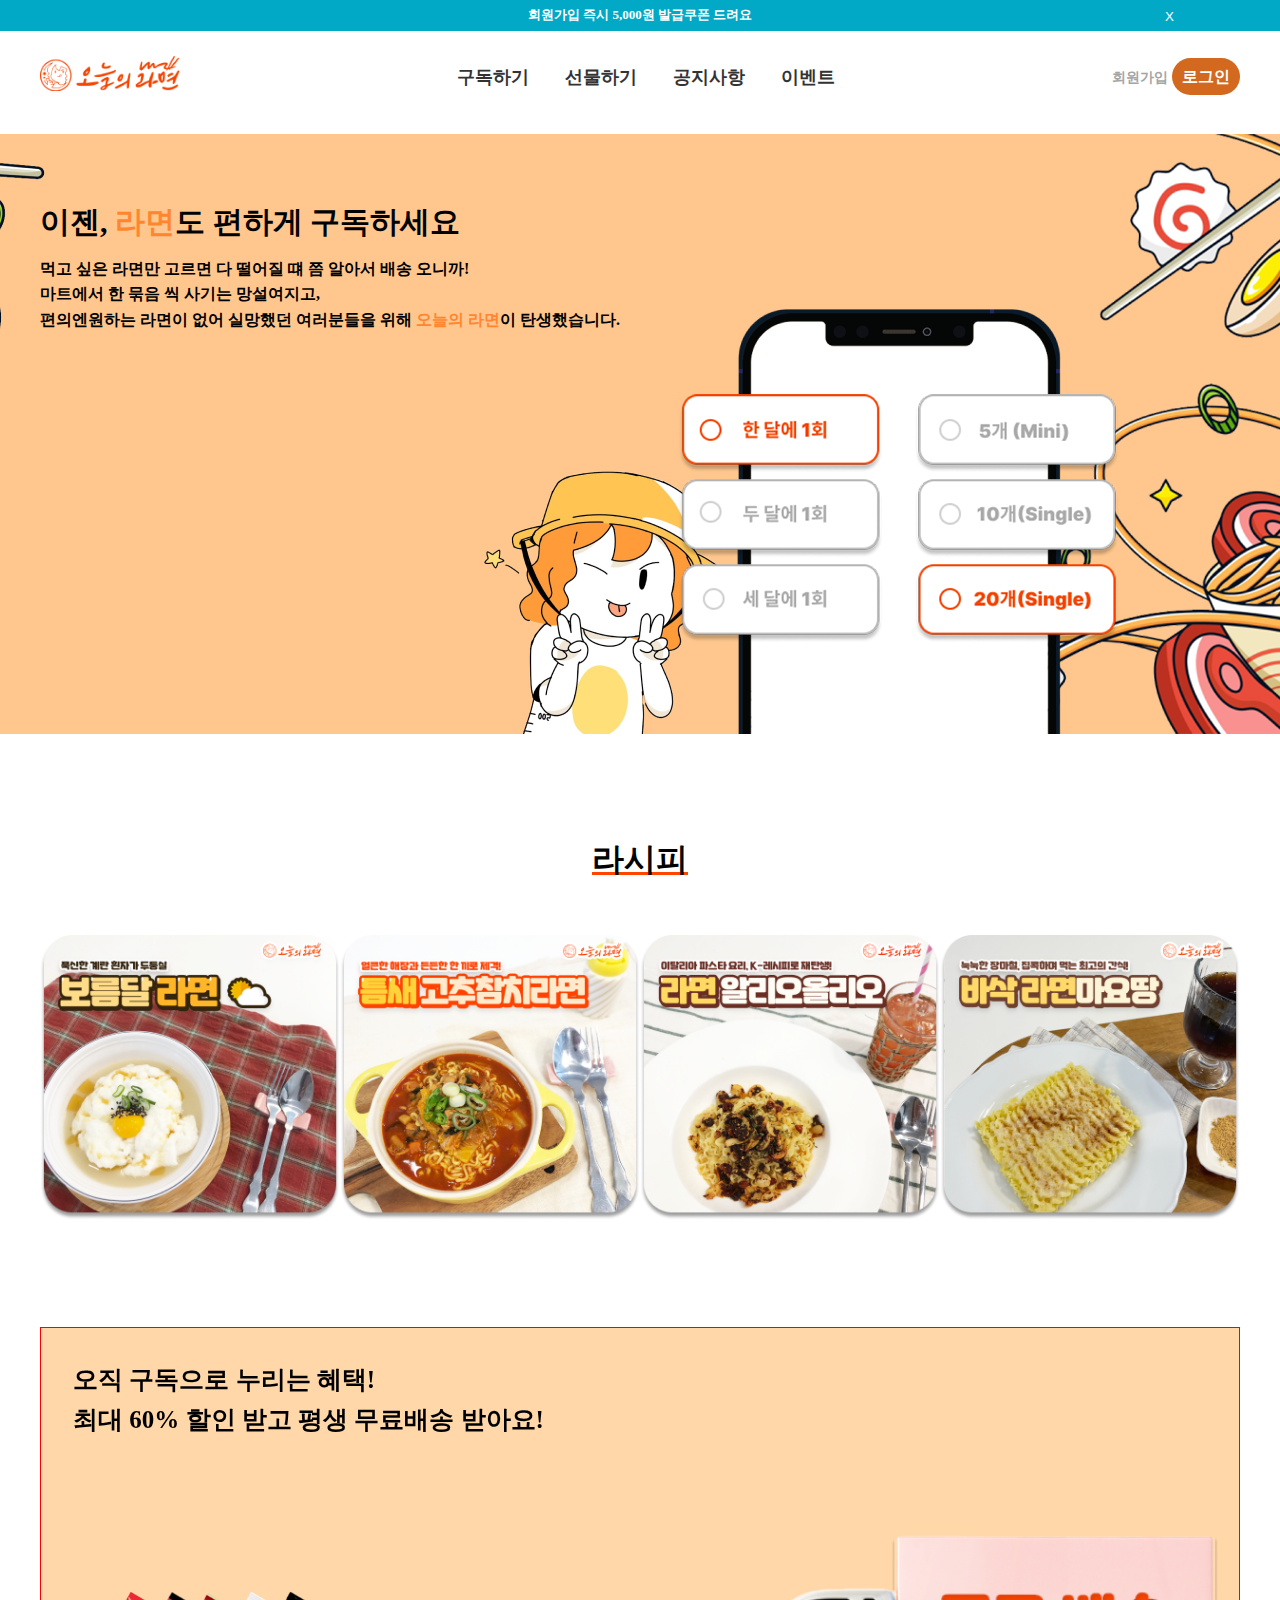
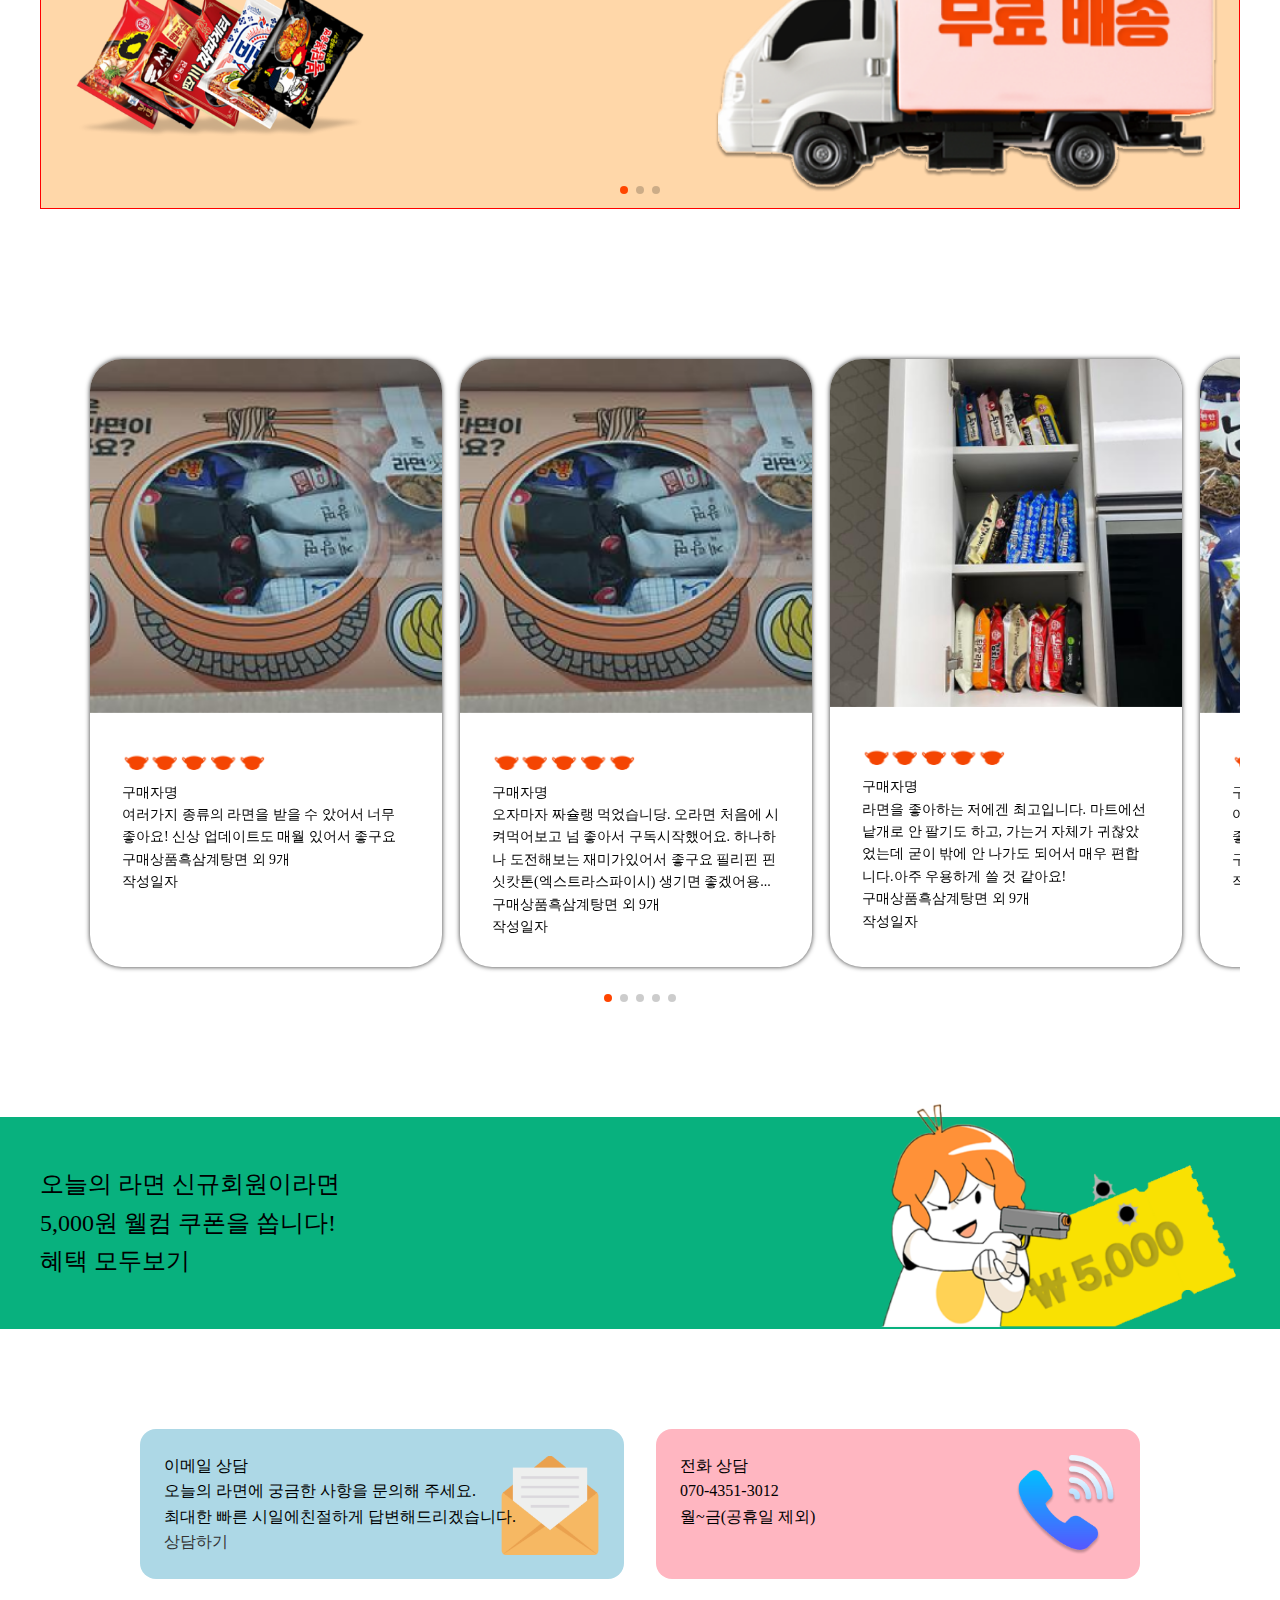
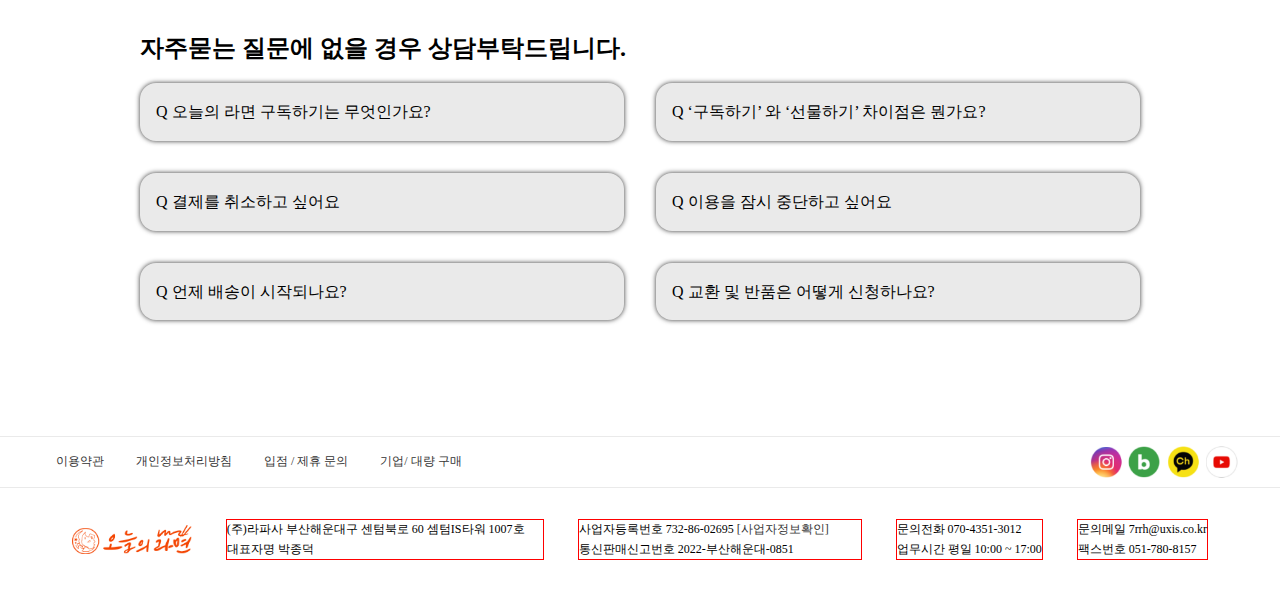
<file: index.html>
<!DOCTYPE html>
<html lang="en">
  <head>
    <meta charset="UTF-8" />
    <meta http-equiv="X-UA-Compatible" content="IE=edge" />
    <meta name="viewport" content="width=device-width, initial-scale=1.0" />
    <title>Document</title>
    <link rel="stylesheet" href="./common/my_reset.css" />
    <link
      rel="stylesheet"
      href="https://cdn.jsdelivr.net/npm/swiper/swiper-bundle.min.css"
    />
    <link rel="stylesheet" href="./common/main.css" />
    <style>
      @media all and (max-width: 700px) {
        * {
          font-size: 100%;
        }
        header .nav1 a {
          display: none;
        }
        .a1 {
          font-size: 0.8em;
        }
        .a2 {
          font-size: 0.8em;
        }
        .sec1 .p1 {
          font-size: 1em;
        }
        .sec1 p {
          font-size: 0.8em;
        }
        .sec2 h2 {
          font-size: 1.25em;
        }
        .sec2 ul {
          width: 100%;
          height: 100%;
          display: block;
        }
        .sec2 .at1 {
          display: flex;
          margin: auto;
        }
        .sec2 .at2 {
          display: flex;
          margin: auto;
        }
        .sec3 .txt1 {
          font-size: 1em;
        }
        .sec4 .slide_inner {
          width: 15em;
          height: 30em;
        }
      }
    </style>
  </head>
  <body>
    <div class="event-top">
      <a href="#">회원가입 즉시 5,000원 발급쿠폰 드려요</a>
      <button>X</button>
    </div>

    <header class="mw">
      <a href="#" class="logo"><img src="./img/image 2.png" alt="" /></a>
      <nav class="nav1">
        <a href="#">구독하기</a>
        <a href="#">선물하기</a>
        <a href="#">공지사항</a>
        <a href="#">이벤트</a>
      </nav>
      <nav>
        <a href="#" class="a1">회원가입</a>
        <a href="#" class="a2">로그인</a>
      </nav>
    </header>

    <section class="sec1">
      <div class="sec1_dec mw">
        <p class="p1">이젠, <span>라면</span>도 편하게 구독하세요</p>
        <p>먹고 싶은 라면만 고르면 다 떨어질 떄 쯤 알아서 배송 오니까!</p>
        <p>
          마트에서 한 묶음 씩 사기는 망설여지고,<br />
          편의엔원하는 라면이 없어 실망했던 여러분들을 위해
          <span>오늘의 라면</span>이 탄생했습니다.
        </p>
      </div>
    </section>

    <section class="sec2 mw">
      <h2>라시피</h2>
      <ul>
        <div class="at1">
          <li><img src="./img/1.png" alt="" /></li>
          <li><img src="./img/2.png" alt="" /></li>
        </div>
        <div class="at2">
          <li><img src="./img/3.png" alt="" /></li>
          <li><img src="./img/4.png" alt="" /></li>
        </div>
      </ul>
    </section>

    <section class="sec3 mw">
      <div class="swiper slide3">
        <ul class="swiper-wrapper">
          <li class="swiper-slide">
            <div class="slide_inner">
              <div class="txt1">
                <p>오직 구독으로 누리는 혜택!</p>
                <p>최대 60% 할인 받고 평생 무료배송 받아요!</p>
              </div>
              <div class="img1"><img src="./img/라면.png" alt="" /></div>
              <div class="img2">
                <img src="./img/Untitled-1 1.png" alt="" />
              </div>
            </div>
          </li>
          <li class="swiper-slide">
            <div class="slide_inner">
              <div class="txt1">
                <p>오직 구독으로 누리는 혜택!</p>
                <p>최대 60% 할인 받고 평생 무료배송 받아요!</p>
              </div>
              <div class="img1"><img src="./img/라면.png" alt="" /></div>
              <div class="img2">
                <img src="./img/Untitled-1 1.png" alt="" />
              </div>
            </div>
          </li>
          <li class="swiper-slide">
            <div class="slide_inner">
              <div class="txt1">
                <p>오직 구독으로 누리는 혜택!</p>
                <p>최대 60% 할인 받고 평생 무료배송 받아요!</p>
              </div>
              <div class="img1"><img src="./img/라면.png" alt="" /></div>
              <div class="img2">
                <img src="./img/Untitled-1 1.png" alt="" />
              </div>
            </div>
          </li>
        </ul>
        <div class="swiper-pagination page3"></div>
      </div>
    </section>

    <section class="swiper sec4 mw">
      <ul class="swiper-wrapper">
        <li class="swiper-slide">
          <div class="slide_inner">
            <div class="p_img"><img src="./img/리뷰1.png" alt="" /></div>
            <div class="p_dec">
              <p class="p_1"><img src="./img/냄비.png" alt="" /></p>
              <p>구매자명</p>
              <p>
                여러가지 종류의 라면을 받을 수 았어서 너무 좋아요! 신상
                업데이트도 매월 있어서 좋구요
              </p>
              <p><strong>구매상품</strong><span>흑삼계탕면 외 9개</span></p>
              <p>작성일자</p>
            </div>
          </div>
        </li>

        <!-- 리뷰 리스트 반복 시작 -->
        <li class="swiper-slide">
          <div class="slide_inner">
            <div class="p_img"><img src="./img/리뷰1.png" alt="" /></div>
            <div class="p_dec">
              <p class="p_1"><img src="./img/냄비.png" alt="" /></p>
              <p>구매자명</p>
              <p>
                오자마자 짜슐랭 먹었습니당. 오라면 처음에 시켜먹어보고 넘 좋아서
                구독시작했어요. 하나하나 도전해보는 재미가있어서 좋구요 필리핀
                핀싯캇톤(엑스트라스파이시) 생기면 좋겠어용...
              </p>
              <p><strong>구매상품</strong><span>흑삼계탕면 외 9개</span></p>
              <p>작성일자</p>
            </div>
          </div>
        </li>
        <li class="swiper-slide">
          <div class="slide_inner">
            <div class="p_img"><img src="./img/리뷰3.png" alt="" /></div>
            <div class="p_dec">
              <p class="p_1"><img src="./img/냄비.png" alt="" /></p>
              <p>구매자명</p>
              <p>
                라면을 좋아하는 저에겐 최고입니다. 마트에선 낱개로 안 팔기도
                하고, 가는거 자체가 귀찮았었는데 굳이 밖에 안 나가도 되어서 매우
                편합니다.아주 우용하게 쓸 것 같아요!
              </p>
              <p><strong>구매상품</strong><span>흑삼계탕면 외 9개</span></p>
              <p>작성일자</p>
            </div>
          </div>
        </li>
        <li class="swiper-slide">
          <div class="slide_inner">
            <div class="p_img"><img src="./img/리뷰4.png" alt="" /></div>
            <div class="p_dec">
              <p class="p_1"><img src="./img/냄비.png" alt="" /></p>
              <p>구매자명</p>
              <p>
                여러가지 종류의 라면을 받을 수 았어서 너무 좋아요! 신상
                업데이트도 매월 있어서 좋구요
              </p>
              <p><strong>구매상품</strong><span>흑삼계탕면 외 9개</span></p>
              <p>작성일자</p>
            </div>
          </div>
        </li>
        <li class="swiper-slide">
          <div class="slide_inner">
            <div class="p_img"><img src="./img/리뷰1.png" alt="" /></div>
            <div class="p_dec">
              <p class="p_1"><img src="./img/냄비.png" alt="" /></p>
              <p>구매자명</p>
              <p>
                라면을 좋아하는 저에겐 최고입니다. 마트에선 낱개로 안 팔기도
                하고, 가는거 자체가 귀찮았었는데 굳이 밖에 안 나가도 되어서 매우
                편합니다.아주 우용하게 쓸 것 같아요!
              </p>
              <p><strong>구매상품</strong><span>흑삼계탕면 외 9개</span></p>
              <p>작성일자</p>
            </div>
          </div>
        </li>
        <li class="swiper-slide">
          <div class="slide_inner">
            <div class="p_img"><img src="./img/리뷰2.png" alt="" /></div>
            <div class="p_dec">
              <p class="p_1"><img src="./img/냄비.png" alt="" /></p>
              <p>구매자명</p>
              <p>
                라면을 좋아하는 저에겐 최고입니다. 마트에선 낱개로 안 팔기도
                하고, 가는거 자체가 귀찮았었는데 굳이 밖에 안 나가도 되어서 매우
                편합니다.아주 우용하게 쓸 것 같아요!
              </p>
              <p><strong>구매상품</strong><span>흑삼계탕면 외 9개</span></p>
              <p>작성일자</p>
            </div>
          </div>
        </li>
        <li class="swiper-slide">
          <div class="slide_inner">
            <div class="p_img"><img src="./img/리뷰3.png" alt="" /></div>
            <div class="p_dec">
              <p class="p_1"><img src="./img/냄비.png" alt="" /></p>
              <p>구매자명</p>
              <p>
                배송 피드백 빠르고 낱개로 하나씩 안먹어본 라면들 골고루 맛
                볼수있어 좋네요!
              </p>
              <p><strong>구매상품</strong><span>흑삼계탕면 외 9개</span></p>
              <p>작성일자</p>
            </div>
          </div>
        </li>
        <!-- 리뷰 리스트 반복 끝 -->
      </ul>
      <div class="swiper-pagination page4"></div>
    </section>

    <section class="sec5">
      <div class="inner mw">
        <div class="txt5_1">
          <p>오늘의 라면 신규회원이라면</p>
          <p>5,000원 웰컴 쿠폰을 쏩니다!</p>
          <p>혜택 모두보기</p>
        </div>
        <div class="img5_1"><img src="./img/123 1.png" alt="" /></div>
      </div>
    </section>

    <section class="sec6 mw">
      <div class="top">
        <div class="email">
          <img src="./img/email 1.png" alt="" />
          <p>이메일 상담</p>
          <p>
            오늘의 라면에 궁금한 사항을 문의해 주세요. <br />
            최대한 빠른 시일에친절하게 답변해드리겠습니다.
          </p>
          <a href="#">상담하기</a>
        </div>
        <div class="phone">
          <img src="./img/phone-call 1.png" alt="" />
          <p>전화 상담</p>
          <p>070-4351-3012</p>
          <p>월~금(공휴일 제외)</p>
        </div>
      </div>
      <div class="bottom">
        <p>자주묻는 질문에 없을 경우 상담부탁드립니다.</p>
        <ul>
          <li>
            <p>Q 오늘의 라면 구독하기는 무엇인가요?</p>
            <div>답변 블라 블라~~~~~~~~</div>
          </li>
          <li>
            <p>Q ‘구독하기’ 와 ‘선물하기’ 차이점은 뭔가요?</p>
            <div>답변 블라 블라~~~~~~~~</div>
          </li>
          <li>
            <p>Q 결제를 취소하고 싶어요</p>
            <div>답변 블라 블라~~~~~~~~</div>
          </li>
          <li>
            <p>Q 이용을 잠시 중단하고 싶어요</p>
            <div>답변 블라 블라~~~~~~~~</div>
          </li>
          <li>
            <p>Q 언제 배송이 시작되나요?</p>
            <div>답변 블라 블라~~~~~~~~</div>
          </li>
          <li>
            <p>Q 교환 및 반품은 어떻게 신청하나요?</p>
            <div>답변 블라 블라~~~~~~~~</div>
          </li>
        </ul>
      </div>
    </section>

    <footer>
      <div class="f_top mw">
        <ul>
          <li><a href="">이용약관</a></li>
          <li><a href="">개인정보처리방침</a></li>
          <li><a href="">입점 / 제휴 문의</a></li>
          <li><a href="">기업/ 대량 구매</a></li>
        </ul>
        <div class="f_img1">
          <img src="./img/Group 75.png" alt="" />
        </div>
      </div>
      <div class="f_bottom mw">
        <img src="./img/image 2.png" alt="" />
        <div class="f_box1">
          <p>
            <span>(주)라파사</span>
            <span>부산해운대구 센텀북로 60 셈텀IS타워 1007호</span>
          </p>
          <p><span>대표자명</span> <span>박종덕 </span></p>
        </div>
        <div class="f_box2">
          <p>
            <span>사업자등록번호</span> <span>732-86-02695</span>
            <a href="#">[사업자정보확인]</a>
          </p>
          <p><span>통신판매신고번호</span> <span>2022-부산해운대-0851</span></p>
        </div>
        <div class="f_box3">
          <!-- <p>CS CENTER</p> -->
          <p><span>문의전화</span> <span>070-4351-3012</span></p>
          <p><span>업무시간</span> <span>평일 10:00 ~ 17:00</span></p>
        </div>
        <div class="f_box3">
          <p><span>문의메일</span> <span>7rrh@uxis.co.kr</span></p>
          <p><span>팩스번호</span> <span>051-780-8157</span></p>
        </div>
      </div>
    </footer>

    <script src="https://cdn.jsdelivr.net/npm/swiper/swiper-bundle.min.js"></script>

    <script>
      var swiper = new Swiper(".slide3", {
        pagination: {
          el: ".page3",
          clickable: true,
        },
      });
      var swiper = new Swiper(".sec4", {
        slidesPerView: 4,
        spaceBetween: 30,
        pagination: {
          el: ".page4",
          clickable: true,
        },
        breakpoints: {
          300: {
            slidesPerView: 2, //브라우저가 768보다 클 때
            spaceBetween: 10,
          },
          700: {
            slidesPerView: 3, //브라우저가 768보다 클 때
            spaceBetween: 10,
          },
        },
      });
    </script>
  </body>
</html>
</file>
<file: common/main.css>
@charset 'utf-8';
@import url(./my_reset.css);
.mw {
  width: calc(100% - 2rem);
  max-width: 1200px;
  margin: 100px auto;
}

/* a요소를 block으로 처리하면 a요소를 한버 더 디자인 하지 않아도 됩니다. */
.event-top a {
  background-color: rgb(1, 169, 198);
  display: block;
  text-align: center;
  font-weight: bold;
  font-size: 13px;
  padding: 5px;
  color: white;
}
/* 시안 상 버튼의 위치가 우측에 있네요 */
.event-top button {
  position: absolute;
  top: 0.5rem;
  right: 100px;
  background-color: transparent;
  border: none;
  outline: none;
  color: white;
}

header {
  display: flex;
  justify-content: space-between;
  align-items: center;
  padding: 1rem 0;
  margin: 0 auto !important;
}

/* header 영역에 flex 방법으로 배치했기 때문에 margin 요소가 들어갈 필요가 없었네요 */

/* 대부분의 이미지를 상대값(%, vw 등의) 단위로 사용해야 활용도가 좋습니다. */
/* 때문에 이미지를 감싸는 부모 요소를 기준으로 이미지 사이즈가 결정됩니다. */
header .logo {
  width: 140px;
}
header .logo img {
  width: 100%;
}

/* a요소는 마우스를 올렸을 경우도 css 적용을 해주어야 합니다. */
header .nav1 a {
  padding: 1rem;
  font-weight: bold;
  font-size: 18px;
  display: inline-block;
  transition: 0.3s;
}
header .nav1 a:hover {
  background-color: chocolate;
  color: white;
}

.a1 {
  font-size: 14px;
  font-weight: bold;
  color: rgb(165, 165, 165);
}
.a2 {
  padding: 10px;
  background-color: chocolate;
  border-radius: 30px;
  color: white;
  font-weight: bold;
}

/* sec1 */
/* 배경 이미지의 비율을 높이 600px에 맞춰 조금 크게 저장해 두어야 합니다. */
.sec1 {
  background-image: url(../img/20221110_100421.png);
  background-position: center;
  background-repeat: no-repeat;
  background-size: cover;
  height: 600px;
}

.sec1_dec {
  padding-top: 5%;
  font-size: 16px;
  font-weight: bold;
  margin: 10px auto !important;
}

.sec1 .p1 {
  font-size: 30px;
  padding-bottom: 10px;
}
.sec1_dec span {
  color: rgb(255, 134, 47);
}

/* sec2 */
.sec2 {
  margin: 100px auto;
}
.sec2 h2 {
  padding-bottom: 50px;
  font-size: 2rem;
  font-weight: bolder;
  text-decoration: underline;
  text-decoration-color: orangered;
  text-decoration-thickness: 3px;
  text-align: center;
}
/* 이미지 확장자에 따라 다르나 svg 확장자를 제외하고 대부분의 이미지가 물리적(px) 
사이즈가 있습니다. 이미지의 크기가 이미지를 감싸는 요소의 크기에 따라 반응할 수 있도록
 상대값으로 설정합니다. */
.sec2 img {
  width: 100%;
}
.sec2 ul {
  display: flex;
  justify-content: space-between;
}
.sec2 .at1 {
  display: flex;
}
.sec2 .at2 {
  display: flex;
}
/* sec3 */
.sec3 {
  background-color: rgb(255, 215, 169);
}
.sec3 img {
  width: 100%;
}
.sec3 .swiper-slide {
  padding-top: 40%;
  position: relative;
  overflow: hidden;
  border: 1px solid red;
}
.sec3 .slide_inner {
  position: absolute;
  top: 0;
  left: 0;
  width: 100%;
  height: 100%;
}
.sec3 .slide_inner > * {
  position: absolute;
}
.sec3 .txt1 {
  padding: 2rem;
  font-size: 25px;
  font-weight: bold;
}
.p_1 {
  width: 50%;
}
.sec3 .img1 {
  width: 30%;
  left: 0;
  top: 50%;
}
.sec3 .img2 {
  width: 45%;
  right: 0;
  bottom: 0;
}

/* 스와이프 색상 */
.swiper-pagination-bullet-active {
  background-color: orangered;
}

/* sec4 */
.sec4 {
  padding: 50px;
}
.sec4 img {
  width: 100%;
}

.sec4 .swiper-slide {
  margin: auto;
}
.sec4 .slide_inner {
  font-size: 14px;
  width: 22rem;
  height: 38rem;
  border-radius: 2rem;
  overflow: hidden;
  box-shadow: 0 0 5px rgba(0, 0, 0, 0.8);
}
.sec4 .p_dec {
  padding: 2rem;
}

/* sec5 */
.sec5 {
  background-color: rgb(8, 177, 126);
}
.sec5 img {
  width: 100%;
}
.sec5 .inner {
  position: relative;
  padding: 3rem 0;
  font-size: 1.5rem;
}
.sec5 .img5_1 {
  position: absolute;
  right: 0;
  bottom: -10px;
  width: 400px;
}

/* sec6 */
.sec6 {
  padding: 0 100px;
}
.sec6 .top {
  display: flex;
  justify-content: space-between;
  padding-bottom: 50px;
}
.sec6 .top > div {
  width: calc(100% / 2 - 1rem);
  border-radius: 1rem;
  padding: 1.5rem;
  position: relative;
}
.sec6 .top > div > img {
  position: absolute;
  right: 1.5rem;
  bottom: 1.5rem;
  width: 100px;
}
.sec6 .top > div > *:not(img) {
  position: relative;
  z-index: 1;
}
.email {
  background-color: lightblue;
}
.phone {
  background-color: lightpink;
}

.sec6 .bottom > p {
  font-size: 1.5rem;
  font-weight: bold;
}
.sec6 .bottom > ul {
  display: flex;
  justify-content: space-between;
  flex-wrap: wrap;
}

.sec6 .bottom > ul > li {
  width: calc(50% - 1rem);
  padding: 1rem;
  margin: 1rem 0;
  background-color: #eaeaea;
  box-shadow: 0 0 5px rgba(0, 0, 0, 0.8);
  border-radius: 1rem;
  transition: 0.3s;
  position: relative;
}
.sec6 .bottom > ul > li:hover {
  background-color: coral;
}

.sec6 .bottom > ul > li > div {
  display: none;
  position: absolute;
  padding: 1rem;
  background-color: white;
  width: 220%;
  border-radius: 1rem;
  top: 100%;
  left: 0;
  z-index: 10;
}
.sec6 .bottom > ul > li > div.on {
  display: block;
}

/* footer  */
footer {
  position: relative;
  font-size: 0.75rem;
}
footer > div {
  margin: 0 auto !important;
}
footer img {
  width: 100%;
}
footer::before {
  content: "";
  position: absolute;
  width: 100%;
  height: 50px;
  border: 1px solid #eaeaea;
  border-right: none;
  border-left: none;
}
.f_top {
  display: flex;
  justify-content: space-between;
}
.f_top > ul {
  display: flex;
}
.f_top > ul a {
  display: block;
  padding: 1rem;
}
.f_img1 {
  width: 150px;
  display: flex;
  align-items: center;
}

.f_bottom {
  display: flex;
  align-items: center;
  justify-content: space-between;
  padding: 2rem;
}
.f_bottom > img {
  width: 120px;
}
.f_bottom > div {
  border: 1px solid red;
}
.f_bottom > .f_box1 {
  width: 28%;
}

.f_bottom > .f_box2 {
  width: 25%;
}
</file>
